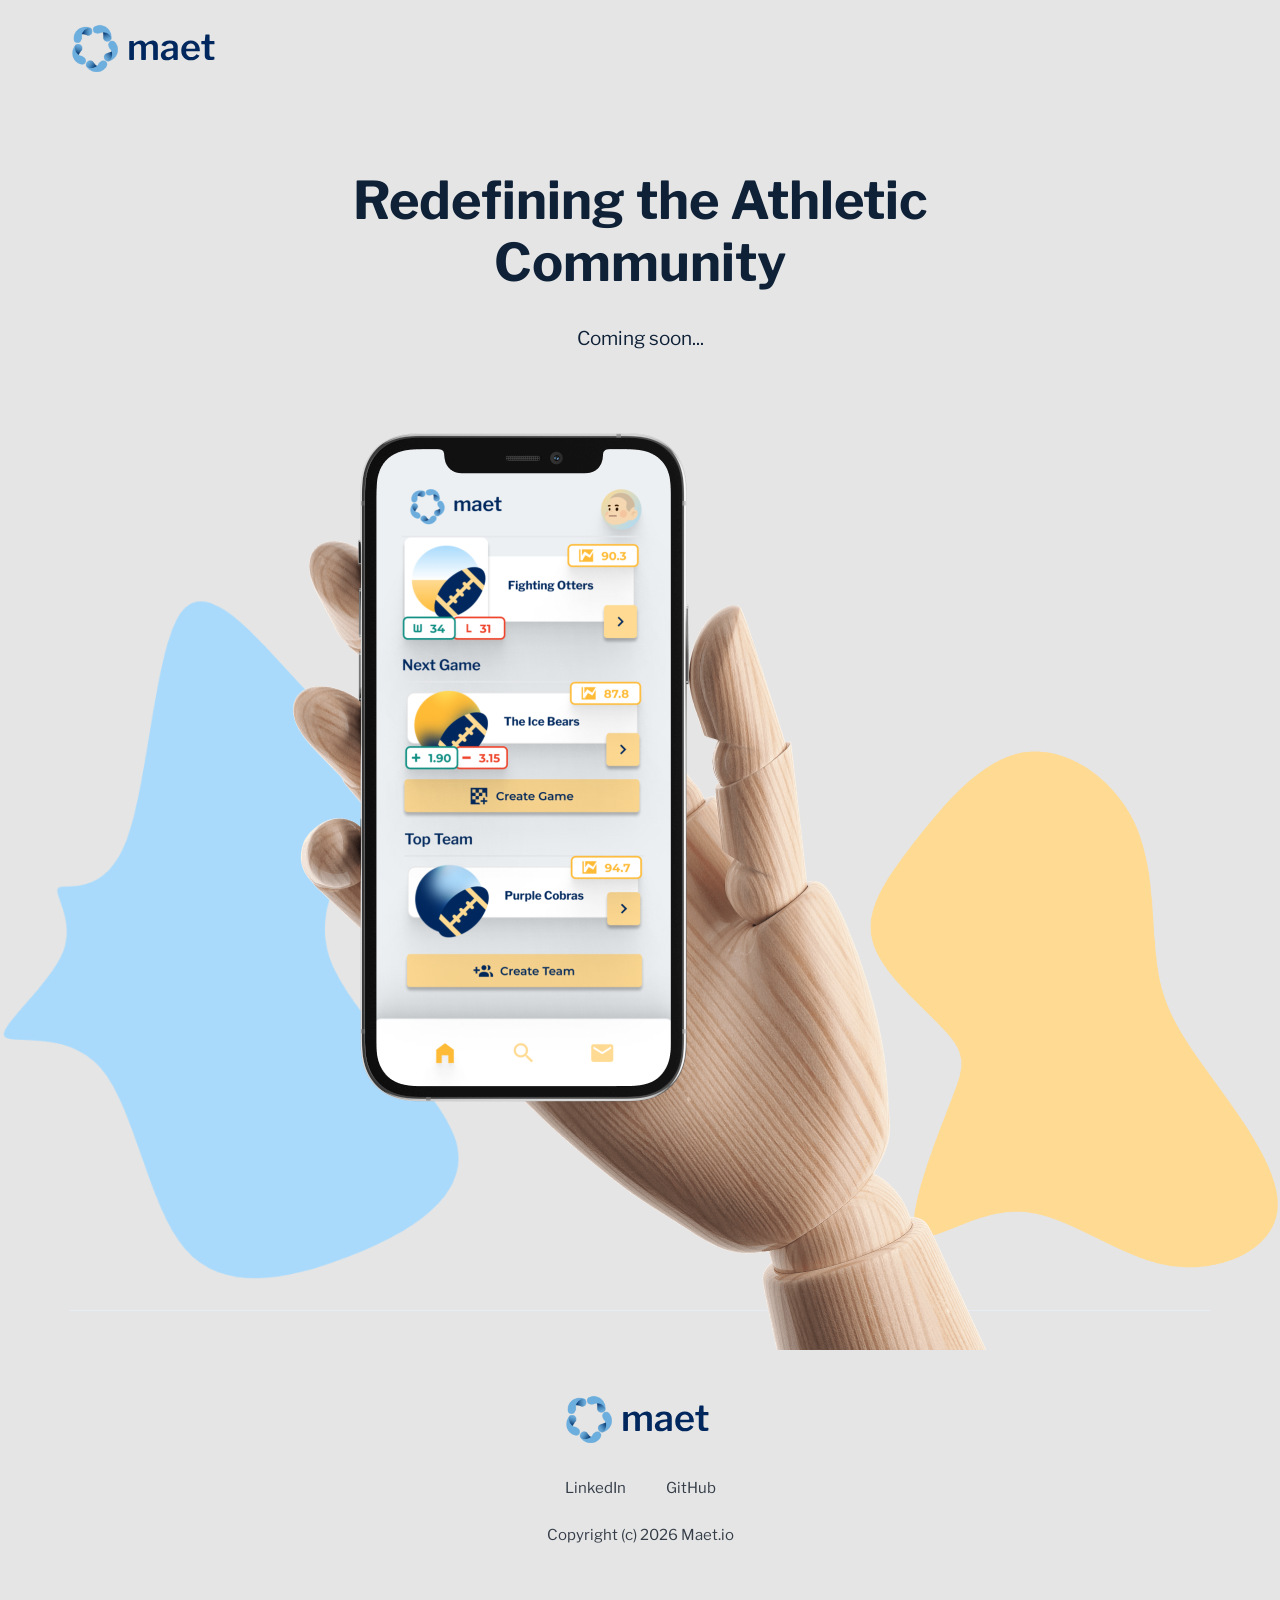
<file: index.html>
<!DOCTYPE html><html lang="en-US"><head><link href="https://fonts.googleapis.com/css2?family=Libre+Franklin&amp;display=swap" rel="stylesheet"/><meta name="viewport" content="width=device-width"/><meta charSet="utf-8"/><title>Maet.io</title><meta name="description" content="Maet.io - Redefining the Athletic Community"/><meta content="website"/><meta name="twitter:card" content="summary"/><meta name="twitter:creator" content="Maet.io"/><meta name="twitter:title" content="Maet.io"/><meta name="twitter:description" content="Maet.io - Redefining the Athletic Community"/><meta name="next-head-count" content="9"/><link rel="preload" href="/_next/static/css/78a004c02a1aaf10f9f2.css" as="style"/><link rel="stylesheet" href="/_next/static/css/78a004c02a1aaf10f9f2.css" data-n-g=""/><noscript data-n-css="true"></noscript><link rel="preload" href="/_next/static/chunks/main-2622e97b8755588efe34.js" as="script"/><link rel="preload" href="/_next/static/chunks/webpack-e067438c4cf4ef2ef178.js" as="script"/><link rel="preload" href="/_next/static/chunks/framework.d6f4b26821e9a500fc3a.js" as="script"/><link rel="preload" href="/_next/static/chunks/commons.2bcb8ae19546421efbb4.js" as="script"/><link rel="preload" href="/_next/static/chunks/pages/_app-ce49a4d5c0239e66230c.js" as="script"/><link rel="preload" href="/_next/static/chunks/1bfc9850.ecb9f7791fabaa653b1c.js" as="script"/><link rel="preload" href="/_next/static/chunks/95b64a6e.ccf83eed25f234144cb4.js" as="script"/><link rel="preload" href="/_next/static/chunks/pages/index-16e2d1b2878738f089de.js" as="script"/></head><body><div id="__next"><style data-emotion-css="drz7vp">body{--theme-ui-colors-text:var(--theme-ui-colors-text,#343D48);--theme-ui-colors-text_secondary:var(--theme-ui-colors-text_secondary,#02073E);--theme-ui-colors-heading:var(--theme-ui-colors-heading,#0F2137);--theme-ui-colors-heading_secondary:var(--theme-ui-colors-heading_secondary,#0F2137);--theme-ui-colors-background:var(--theme-ui-colors-background,#E5E5E5);--theme-ui-colors-background_secondary:var(--theme-ui-colors-background_secondary,#E5E5E5);--theme-ui-colors-border_color:var(--theme-ui-colors-border_color,#E5ECF4);--theme-ui-colors-yellow:var(--theme-ui-colors-yellow,#FFA740);--theme-ui-colors-primary:var(--theme-ui-colors-primary,#EA3A60);--theme-ui-colors-secondary:var(--theme-ui-colors-secondary,#2563FF);--theme-ui-colors-muted:var(--theme-ui-colors-muted,#E4E4E4);--theme-ui-colors-accent:var(--theme-ui-colors-accent,#609);color:var(--theme-ui-colors-text,#343D48);background-color:var(--theme-ui-colors-background,#E5E5E5);}body.theme-ui-dark{--theme-ui-colors-text:var(--theme-ui-colors-modes-dark-text,#fff);--theme-ui-colors-background:var(--theme-ui-colors-modes-dark-background,#000);--theme-ui-colors-primary:var(--theme-ui-colors-modes-dark-primary,#0cf);--theme-ui-colors-secondary:var(--theme-ui-colors-modes-dark-secondary,#09c);--theme-ui-colors-muted:var(--theme-ui-colors-modes-dark-muted,#111);}</style><style data-emotion-css="nr2252">*{box-sizing:border-box;}body{margin:0;font-family:'Libre Franklin',sans-serif;line-height:1.8;font-weight:normal;font-smoothing:antialiased;}body .modal-video-close-btn{cursor:pointer;}body .modal-video-movie-wrap{margin:30px;width:auto;}</style><div class="sticky-outer-wrapper"><div class="sticky-inner-wrapper" style="position:relative;top:0px;z-index:1001"><style data-emotion-css="4xn7xr animation-1qgufe0">.css-4xn7xr{color:var(--theme-ui-colors-text,#343D48);font-weight:normal;padding-top:20px;padding-bottom:20px;width:100%;position:absolute;top:0;left:0;background-color:transparent;-webkit-transition:all 0.4s ease;transition:all 0.4s ease;-webkit-animation:animation-1qgufe0 0.4s ease;animation:animation-1qgufe0 0.4s ease;}.css-4xn7xr .donate__btn{-webkit-flex-shrink:0;-ms-flex-negative:0;flex-shrink:0;margin-right:15px;margin-left:auto;}@media screen and (min-width:480px){.css-4xn7xr .donate__btn{margin-right:20px;}}@media screen and (min-width:1024px){.css-4xn7xr .donate__btn{margin-right:0;margin-left:0;}}.css-4xn7xr.sticky{position:fixed;background-color:var(--theme-ui-colors-background,#E5E5E5);color:#000000;box-shadow:0 1px 2px rgba(0,0,0,0.06);padding-top:15px;padding-bottom:15px;}.css-4xn7xr.sticky nev > a{color:var(--theme-ui-colors-text,#343D48);}@-webkit-keyframes animation-1qgufe0{from{position:fixed;opacity:1;}to{position:absolute;opacity:1;-webkit-transition:all 0.4s ease;transition:all 0.4s ease;}}@keyframes animation-1qgufe0{from{position:fixed;opacity:1;}to{position:absolute;opacity:1;-webkit-transition:all 0.4s ease;transition:all 0.4s ease;}}</style><header class="unSticky css-4xn7xr" id="header"><style data-emotion-css="1lekzkb">.css-1lekzkb{display:-webkit-box;display:-webkit-flex;display:-ms-flexbox;display:flex;-webkit-align-items:center;-webkit-box-align:center;-ms-flex-align:center;align-items:center;-webkit-box-pack:justify;-webkit-justify-content:space-between;-ms-flex-pack:justify;justify-content:space-between;}</style><style data-emotion-css="12snug5">.css-12snug5{box-sizing:border-box;margin:0;min-width:0;width:100%;max-width:container;margin-left:auto;margin-right:auto;max-width:100%;padding-left:20px;padding-right:20px;display:-webkit-box;display:-webkit-flex;display:-ms-flexbox;display:flex;-webkit-align-items:center;-webkit-box-align:center;-ms-flex-align:center;align-items:center;-webkit-box-pack:justify;-webkit-justify-content:space-between;-ms-flex-pack:justify;justify-content:space-between;}@media screen and (min-width:480px){.css-12snug5{padding-left:30px;padding-right:30px;}}@media screen and (min-width:768px){.css-12snug5{max-width:780px;}}@media screen and (min-width:1024px){.css-12snug5{max-width:1020px;}}@media screen and (min-width:1220px){.css-12snug5{max-width:1200px;}}@media screen and (min-width:1620px){.css-12snug5{max-width:1310px;}}</style><div class="css-12snug5"><style data-emotion-css="16gvokb">.css-16gvokb{display:-webkit-box;display:-webkit-flex;display:-ms-flexbox;display:flex;cursor:pointer;margin-right:15px;}</style><style data-emotion-css="9dkrxi">.css-9dkrxi{box-sizing:border-box;margin:0;min-width:0;display:-webkit-box;display:-webkit-flex;display:-ms-flexbox;display:flex;cursor:pointer;margin-right:15px;}</style><a class="css-9dkrxi" href="/"><style data-emotion-css="9taffg">.css-9taffg{box-sizing:border-box;margin:0;min-width:0;max-width:100%;height:auto;}</style><img src="/_next/static/images/logo-a6bf80ffd64ef56ca2c9fc6aa6b3b4eb.svg" alt="startup landing logo" class="css-9taffg"/></a></div></header></div></div><main id="content" class="css-0"><style data-emotion-css="renf0o">.css-renf0o{padding-top:140px;padding-bottom:10px;position:relative;z-index:2;}@media screen and (min-width:480px){.css-renf0o{padding-top:145px;}}@media screen and (min-width:640px){.css-renf0o{padding-top:155px;padding-bottom:0;}}@media screen and (min-width:768px){.css-renf0o{padding-top:170px;}}@media screen and (min-width:1024px){.css-renf0o{padding-bottom:10px;}}@media screen and (min-width:1220px){.css-renf0o{padding-bottom:0;}}@media screen and (min-width:1366px){.css-renf0o{padding-top:180px;}}@media screen and (min-width:1620px){.css-renf0o{padding-top:215px;padding-bottom:25px;}}.css-renf0o::before{position:absolute;content:"";bottom:30px;left:0;height:100%;width:100%;z-index:-1;background-image:url(/_next/static/images/shape-left-f4f1379060736bcbaf582f4854b2df43.png);background-repeat:no-repeat;background-position:bottom left;background-size:36%;}.css-renf0o::after{position:absolute;content:"";bottom:40px;right:0;height:100%;width:100%;z-index:-1;background-image:url(/_next/static/images/shape-right-c15972c5fd93c0e76958b7a473a8c3fe.png);background-repeat:no-repeat;background-position:bottom right;background-size:32%;}.css-renf0o container{min-height:inherit;display:-webkit-box;display:-webkit-flex;display:-ms-flexbox;display:flex;-webkit-flex-direction:column;-ms-flex-direction:column;flex-direction:column;-webkit-box-pack:center;-webkit-justify-content:center;-ms-flex-pack:center;justify-content:center;}.css-renf0o contentBox{width:100%;margin-left:auto;margin-right:auto;text-align:center;margin-bottom:40px;}@media screen and (min-width:480px){.css-renf0o contentBox{width:90%;}}@media screen and (min-width:640px){.css-renf0o contentBox{width:535px;}}@media screen and (min-width:1024px){.css-renf0o contentBox{width:57%;}}@media screen and (min-width:1220px){.css-renf0o contentBox{width:60%;margin-bottom:50px;}}@media screen and (min-width:1366px){.css-renf0o contentBox{width:68%;}}@media screen and (min-width:1620px){.css-renf0o contentBox{width:60%;}}.css-renf0o imageBox{-webkit-box-pack:center;-webkit-justify-content:center;-ms-flex-pack:center;justify-content:center;text-align:center;display:-webkit-inline-box;display:-webkit-inline-flex;display:-ms-inline-flexbox;display:inline-flex;margin-bottom:0;}@media screen and (min-width:640px){.css-renf0o imageBox{margin-bottom:-30px;}}@media screen and (min-width:1220px){.css-renf0o imageBox{margin-bottom:-40px;}}@media screen and (min-width:1620px){.css-renf0o imageBox{margin-bottom:-15px;}}.css-renf0o imageBox img{position:relative;height:245px;}@media screen and (min-width:480px){.css-renf0o imageBox img{height:auto;}}</style><section id="home" class="css-renf0o"><style data-emotion-css="wc3rln">.css-wc3rln{min-height:inherit;display:-webkit-box;display:-webkit-flex;display:-ms-flexbox;display:flex;-webkit-flex-direction:column;-ms-flex-direction:column;flex-direction:column;-webkit-box-pack:center;-webkit-justify-content:center;-ms-flex-pack:center;justify-content:center;}</style><style data-emotion-css="1qs26uu">.css-1qs26uu{box-sizing:border-box;margin:0;min-width:0;width:100%;max-width:container;margin-left:auto;margin-right:auto;max-width:100%;padding-left:20px;padding-right:20px;min-height:inherit;display:-webkit-box;display:-webkit-flex;display:-ms-flexbox;display:flex;-webkit-flex-direction:column;-ms-flex-direction:column;flex-direction:column;-webkit-box-pack:center;-webkit-justify-content:center;-ms-flex-pack:center;justify-content:center;}@media screen and (min-width:480px){.css-1qs26uu{padding-left:30px;padding-right:30px;}}@media screen and (min-width:768px){.css-1qs26uu{max-width:780px;}}@media screen and (min-width:1024px){.css-1qs26uu{max-width:1020px;}}@media screen and (min-width:1220px){.css-1qs26uu{max-width:1200px;}}@media screen and (min-width:1620px){.css-1qs26uu{max-width:1310px;}}</style><div class="css-1qs26uu"><style data-emotion-css="kcenmj">.css-kcenmj{width:100%;margin-left:auto;margin-right:auto;text-align:center;margin-bottom:40px;}@media screen and (min-width:480px){.css-kcenmj{width:90%;}}@media screen and (min-width:640px){.css-kcenmj{width:535px;}}@media screen and (min-width:1024px){.css-kcenmj{width:57%;}}@media screen and (min-width:1220px){.css-kcenmj{width:60%;margin-bottom:50px;}}@media screen and (min-width:1366px){.css-kcenmj{width:68%;}}@media screen and (min-width:1620px){.css-kcenmj{width:60%;}}</style><style data-emotion-css="dmv9lg">.css-dmv9lg{box-sizing:border-box;margin:0;min-width:0;width:100%;margin-left:auto;margin-right:auto;text-align:center;margin-bottom:40px;}@media screen and (min-width:480px){.css-dmv9lg{width:90%;}}@media screen and (min-width:640px){.css-dmv9lg{width:535px;}}@media screen and (min-width:1024px){.css-dmv9lg{width:57%;}}@media screen and (min-width:1220px){.css-dmv9lg{width:60%;margin-bottom:50px;}}@media screen and (min-width:1366px){.css-dmv9lg{width:68%;}}@media screen and (min-width:1620px){.css-dmv9lg{width:60%;}}</style><div class="css-dmv9lg"><style data-emotion-css="fr7aiy">.css-fr7aiy{box-sizing:border-box;margin:0;min-width:0;font-family:'Libre Franklin',sans-serif;font-weight:500;line-height:1.5;color:var(--theme-ui-colors-heading,#0F2137);font-size:32px;line-height:1.3;font-weight:700;margin-bottom:20px;}@media screen and (min-width:480px){.css-fr7aiy{font-size:36px;}}@media screen and (min-width:640px){.css-fr7aiy{font-size:42px;}}@media screen and (min-width:768px){.css-fr7aiy{font-size:40px;}}@media screen and (min-width:1024px){.css-fr7aiy{font-size:42px;}}@media screen and (min-width:1220px){.css-fr7aiy{font-size:52px;line-height:1.2;margin-bottom:25px;}}@media screen and (min-width:1366px){.css-fr7aiy{font-size:58px;}}@media screen and (min-width:1620px){.css-fr7aiy{font-size:66px;}}</style><h1 class="css-fr7aiy">Redefining the Athletic Community</h1><style data-emotion-css="10z3mwn">.css-10z3mwn{box-sizing:border-box;margin:0;min-width:0;font-size:16px;line-height:1.9;font-weight:normal;margin-bottom:25px;padding-left:0;padding-right:0;color:var(--theme-ui-colors-heading,#0F2137);}@media screen and (min-width:640px){.css-10z3mwn{font-size:17px;padding-left:25px;padding-right:25px;}}@media screen and (min-width:768px){.css-10z3mwn{line-height:2;padding-left:30px;padding-right:30px;}}@media screen and (min-width:1220px){.css-10z3mwn{font-size:19px;padding-left:80px;padding-right:80px;}}@media screen and (min-width:1366px){.css-10z3mwn{font-size:20px;padding-left:100px;padding-right:100px;}}</style><p class="css-10z3mwn">Coming soon...</p></div><style data-emotion-css="1xo5314">.css-1xo5314{-webkit-box-pack:center;-webkit-justify-content:center;-ms-flex-pack:center;justify-content:center;text-align:center;display:-webkit-inline-box;display:-webkit-inline-flex;display:-ms-inline-flexbox;display:inline-flex;margin-bottom:0;}@media screen and (min-width:640px){.css-1xo5314{margin-bottom:-30px;}}@media screen and (min-width:1220px){.css-1xo5314{margin-bottom:-40px;}}@media screen and (min-width:1620px){.css-1xo5314{margin-bottom:-15px;}}.css-1xo5314 img{position:relative;height:245px;}@media screen and (min-width:480px){.css-1xo5314 img{height:auto;}}</style><style data-emotion-css="vleafm">.css-vleafm{box-sizing:border-box;margin:0;min-width:0;-webkit-box-pack:center;-webkit-justify-content:center;-ms-flex-pack:center;justify-content:center;text-align:center;display:-webkit-inline-box;display:-webkit-inline-flex;display:-ms-inline-flexbox;display:inline-flex;margin-bottom:0;}@media screen and (min-width:640px){.css-vleafm{margin-bottom:-30px;}}@media screen and (min-width:1220px){.css-vleafm{margin-bottom:-40px;}}@media screen and (min-width:1620px){.css-vleafm{margin-bottom:-15px;}}.css-vleafm img{position:relative;height:245px;}@media screen and (min-width:480px){.css-vleafm img{height:auto;}}</style><div class="css-vleafm"><style data-emotion-css="9taffg">.css-9taffg{box-sizing:border-box;margin:0;min-width:0;max-width:100%;height:auto;}</style><img src="/_next/static/images/banner-thumb-bd862fb0422537ed9cea939fb9d80fd5.png" alt="banner" class="css-9taffg"/></div></div></section></main><style data-emotion-css="1g3eltk">.css-1g3eltk footerBottomArea{border-top:1px solid;border-top-color:var(--theme-ui-colors-border_color,#E5ECF4);display:-webkit-box;display:-webkit-flex;display:-ms-flexbox;display:flex;padding-top:50px;padding-bottom:40px;text-align:center;-webkit-flex-direction:column;-ms-flex-direction:column;flex-direction:column;}@media screen and (min-width:640px){.css-1g3eltk footerBottomArea{padding-top:80px;padding-bottom:100px;}}.css-1g3eltk menus{margin-top:15px;margin-bottom:10px;}@media screen and (min-width:480px){.css-1g3eltk menus{margin-top:20px;}}.css-1g3eltk menus nav{display:-webkit-box;display:-webkit-flex;display:-ms-flexbox;display:flex;-webkit-align-items:center;-webkit-box-align:center;-ms-flex-align:center;align-items:center;-webkit-box-pack:center;-webkit-justify-content:center;-ms-flex-pack:center;justify-content:center;-webkit-flex-wrap:wrap;-ms-flex-wrap:wrap;flex-wrap:wrap;}.css-1g3eltk link{font-size:15px;color:var(--theme-ui-colors-text,#343D48);font-weight:400;margin-bottom:10px;cursor:pointer;-webkit-transition:all 0.35s;transition:all 0.35s;display:block;-webkit-text-decoration:none;text-decoration:none;line-height:1.5;padding-left:10px;padding-right:10px;}@media screen and (min-width:480px){.css-1g3eltk link{font-size:15px;}}@media screen and (min-width:640px){.css-1g3eltk link{line-height:1.8;padding-left:20px;padding-right:20px;}}.css-1g3eltk link:hover{color:var(--theme-ui-colors-primary,#EA3A60);}.css-1g3eltk copyright{font-size:15px;width:100%;}@media screen and (min-width:480px){.css-1g3eltk copyright{font-size:15px;}}</style><footer class="css-1g3eltk"><style data-emotion-css="1yxrvuu">.css-1yxrvuu{box-sizing:border-box;margin:0;min-width:0;width:100%;max-width:container;margin-left:auto;margin-right:auto;max-width:100%;padding-left:20px;padding-right:20px;}@media screen and (min-width:480px){.css-1yxrvuu{padding-left:30px;padding-right:30px;}}@media screen and (min-width:768px){.css-1yxrvuu{max-width:780px;}}@media screen and (min-width:1024px){.css-1yxrvuu{max-width:1020px;}}@media screen and (min-width:1220px){.css-1yxrvuu{max-width:1200px;}}@media screen and (min-width:1620px){.css-1yxrvuu{max-width:1310px;}}</style><div class="css-1yxrvuu"><style data-emotion-css="jxfned">.css-jxfned{border-top:1px solid;border-top-color:var(--theme-ui-colors-border_color,#E5ECF4);display:-webkit-box;display:-webkit-flex;display:-ms-flexbox;display:flex;padding-top:50px;padding-bottom:40px;text-align:center;-webkit-flex-direction:column;-ms-flex-direction:column;flex-direction:column;}@media screen and (min-width:640px){.css-jxfned{padding-top:80px;padding-bottom:100px;}}</style><style data-emotion-css="lt2p78">.css-lt2p78{box-sizing:border-box;margin:0;min-width:0;border-top:1px solid;border-top-color:var(--theme-ui-colors-border_color,#E5ECF4);display:-webkit-box;display:-webkit-flex;display:-ms-flexbox;display:flex;padding-top:50px;padding-bottom:40px;text-align:center;-webkit-flex-direction:column;-ms-flex-direction:column;flex-direction:column;}@media screen and (min-width:640px){.css-lt2p78{padding-top:80px;padding-bottom:100px;}}</style><div class="css-lt2p78"><style data-emotion-css="vurnku">.css-vurnku{box-sizing:border-box;margin:0;min-width:0;}</style><a href="/" class="css-vurnku"><style data-emotion-css="9taffg">.css-9taffg{box-sizing:border-box;margin:0;min-width:0;max-width:100%;height:auto;}</style><img src="/_next/static/images/logo-a6bf80ffd64ef56ca2c9fc6aa6b3b4eb.svg" alt="Logo" class="css-9taffg"/></a><style data-emotion-css="xfgbou">.css-xfgbou{margin-top:15px;margin-bottom:10px;}@media screen and (min-width:480px){.css-xfgbou{margin-top:20px;}}.css-xfgbou nav{display:-webkit-box;display:-webkit-flex;display:-ms-flexbox;display:flex;-webkit-align-items:center;-webkit-box-align:center;-ms-flex-align:center;align-items:center;-webkit-box-pack:center;-webkit-justify-content:center;-ms-flex-pack:center;justify-content:center;-webkit-flex-wrap:wrap;-ms-flex-wrap:wrap;flex-wrap:wrap;}</style><style data-emotion-css="tkngp2">.css-tkngp2{box-sizing:border-box;margin:0;min-width:0;margin-top:15px;margin-bottom:10px;}@media screen and (min-width:480px){.css-tkngp2{margin-top:20px;}}.css-tkngp2 nav{display:-webkit-box;display:-webkit-flex;display:-ms-flexbox;display:flex;-webkit-align-items:center;-webkit-box-align:center;-ms-flex-align:center;align-items:center;-webkit-box-pack:center;-webkit-justify-content:center;-ms-flex-pack:center;justify-content:center;-webkit-flex-wrap:wrap;-ms-flex-wrap:wrap;flex-wrap:wrap;}</style><div class="css-tkngp2"><nav><style data-emotion-css="1gtpivo">.css-1gtpivo{font-size:15px;color:var(--theme-ui-colors-text,#343D48);font-weight:400;margin-bottom:10px;cursor:pointer;-webkit-transition:all 0.35s;transition:all 0.35s;display:block;-webkit-text-decoration:none;text-decoration:none;line-height:1.5;padding-left:10px;padding-right:10px;}@media screen and (min-width:480px){.css-1gtpivo{font-size:15px;}}@media screen and (min-width:640px){.css-1gtpivo{line-height:1.8;padding-left:20px;padding-right:20px;}}.css-1gtpivo:hover{color:var(--theme-ui-colors-primary,#EA3A60);}</style><style data-emotion-css="17bhfho">.css-17bhfho{box-sizing:border-box;margin:0;min-width:0;font-size:15px;color:var(--theme-ui-colors-text,#343D48);font-weight:400;margin-bottom:10px;cursor:pointer;-webkit-transition:all 0.35s;transition:all 0.35s;display:block;-webkit-text-decoration:none;text-decoration:none;line-height:1.5;padding-left:10px;padding-right:10px;}@media screen and (min-width:480px){.css-17bhfho{font-size:15px;}}@media screen and (min-width:640px){.css-17bhfho{line-height:1.8;padding-left:20px;padding-right:20px;}}.css-17bhfho:hover{color:var(--theme-ui-colors-primary,#EA3A60);}</style><a class="css-17bhfho" href="https://www.linkedin.com/company/maetio">LinkedIn</a><a class="css-17bhfho" href="https://github.com/maetio">GitHub</a></nav></div><style data-emotion-css="1x8ct91">.css-1x8ct91{font-size:15px;width:100%;}@media screen and (min-width:480px){.css-1x8ct91{font-size:15px;}}</style><style data-emotion-css="lqggpu">.css-lqggpu{box-sizing:border-box;margin:0;min-width:0;font-size:15px;width:100%;}@media screen and (min-width:480px){.css-lqggpu{font-size:15px;}}</style><div class="css-lqggpu">Copyright (c) <!-- -->2022<!-- --> Maet.io</div></div></div></footer></div><script id="__NEXT_DATA__" type="application/json">{"props":{"pageProps":{}},"page":"/","query":{},"buildId":"x9UqDSusUU7nTnXIhNMsa","runtimeConfig":{},"nextExport":true,"autoExport":true,"isFallback":false}</script><script nomodule="" src="/_next/static/chunks/polyfills-11c8eba6a84e3fddec04.js"></script><script src="/_next/static/chunks/main-2622e97b8755588efe34.js" async=""></script><script src="/_next/static/chunks/webpack-e067438c4cf4ef2ef178.js" async=""></script><script src="/_next/static/chunks/framework.d6f4b26821e9a500fc3a.js" async=""></script><script src="/_next/static/chunks/commons.2bcb8ae19546421efbb4.js" async=""></script><script src="/_next/static/chunks/pages/_app-ce49a4d5c0239e66230c.js" async=""></script><script src="/_next/static/chunks/1bfc9850.ecb9f7791fabaa653b1c.js" async=""></script><script src="/_next/static/chunks/95b64a6e.ccf83eed25f234144cb4.js" async=""></script><script src="/_next/static/chunks/pages/index-16e2d1b2878738f089de.js" async=""></script><script src="/_next/static/x9UqDSusUU7nTnXIhNMsa/_buildManifest.js" async=""></script><script src="/_next/static/x9UqDSusUU7nTnXIhNMsa/_ssgManifest.js" async=""></script></body></html>
</file>
<file: _next/static/css/78a004c02a1aaf10f9f2.css>
@font-face{font-family:revicons;fallback:fallback;src:url(/_next/static/media/revicons.e8746a624ed098489406e6113d185258.woff) format("woff"),url(/_next/static/media/revicons.57fd05d4ae650374c8deeff7c4aae380.ttf) format("ttf"),url(/_next/static/media/revicons.a77de540a38981833f9e31bd4c365cc6.eot) format("ttf")}.react-multi-carousel-list{-webkit-align-items:center;-moz-box-align:center;align-items:center;overflow:hidden}.react-multi-carousel-list,.react-multi-carousel-track{display:-webkit-flex;display:-moz-box;display:flex;position:relative}.react-multi-carousel-track{list-style:none;padding:0;margin:0;-webkit-flex-direction:row;-moz-box-orient:horizontal;-moz-box-direction:normal;flex-direction:row;-webkit-transform-style:preserve-3d;-moz-transform-style:preserve-3d;transform-style:preserve-3d;-webkit-backface-visibility:hidden;-moz-backface-visibility:hidden;backface-visibility:hidden;will-change:transform,transition}.react-multiple-carousel__arrow{position:absolute;outline:0;-webkit-transition:all .5s;-moz-transition:all .5s;transition:all .5s;border-radius:35px;z-index:1000;border:0;background:rgba(0,0,0,.5);min-width:43px;min-height:43px;opacity:1;cursor:pointer}.react-multiple-carousel__arrow:hover{background:rgba(0,0,0,.8)}.react-multiple-carousel__arrow:before{font-size:20px;color:#fff;display:block;font-family:revicons;text-align:center;z-index:2;position:relative}.react-multiple-carousel__arrow:disabled{cursor:default;background:rgba(0,0,0,.5)}.react-multiple-carousel__arrow--left{left:-webkit-calc(4% + 1px);left:-moz-calc(4% + 1px);left:calc(4% + 1px)}.react-multiple-carousel__arrow--left:before{content:"\e824"}.react-multiple-carousel__arrow--right{right:-webkit-calc(4% + 1px);right:-moz-calc(4% + 1px);right:calc(4% + 1px)}.react-multiple-carousel__arrow--right:before{content:"\e825"}.react-multi-carousel-dot-list{position:absolute;bottom:0;display:-webkit-flex;display:-moz-box;display:flex;left:0;right:0;-webkit-justify-content:center;-moz-box-pack:center;justify-content:center;padding:0;margin:0;list-style:none;text-align:center}.react-multi-carousel-dot button{display:inline-block;width:12px;height:12px;border-radius:50%;opacity:1;box-shadow:none;-webkit-transition:background .5s;-moz-transition:background .5s;transition:background .5s;border:2px solid grey;padding:0;margin:0 6px 0 0;outline:0;cursor:pointer}.react-multi-carousel-dot button:hover:active{background:#080808}.react-multi-carousel-dot--active button{background:#080808}.react-multi-carousel-item{-webkit-transform-style:preserve-3d;-moz-transform-style:preserve-3d;transform-style:preserve-3d;-webkit-backface-visibility:hidden;-moz-backface-visibility:hidden;backface-visibility:hidden}@media (-ms-high-contrast:active),(-ms-high-contrast:none){.react-multi-carousel-item{-webkit-flex-shrink:0!important;flex-shrink:0!important}.react-multi-carousel-track{overflow:visible!important}}@-webkit-keyframes modal-video{0%{opacity:0}to{opacity:1}}@-moz-keyframes modal-video{0%{opacity:0}to{opacity:1}}@keyframes modal-video{0%{opacity:0}to{opacity:1}}@-webkit-keyframes modal-video-inner{0%{-webkit-transform:translateY(100px);transform:translateY(100px)}to{-webkit-transform:translate(0);transform:translate(0)}}@-moz-keyframes modal-video-inner{0%{-moz-transform:translateY(100px);transform:translateY(100px)}to{-moz-transform:translate(0);transform:translate(0)}}@keyframes modal-video-inner{0%{-webkit-transform:translateY(100px);-moz-transform:translateY(100px);transform:translateY(100px)}to{-webkit-transform:translate(0);-moz-transform:translate(0);transform:translate(0)}}.modal-video{position:fixed;top:0;left:0;width:100%;height:100%;background-color:rgba(0,0,0,.5);z-index:1000000;cursor:pointer;opacity:1;-webkit-animation-timing-function:ease-out;-moz-animation-timing-function:ease-out;animation-timing-function:ease-out;-webkit-animation-duration:.3s;-moz-animation-duration:.3s;animation-duration:.3s;-webkit-animation-name:modal-video;-moz-animation-name:modal-video;animation-name:modal-video;-webkit-transition:opacity .3s ease-out;-moz-transition:opacity .3s ease-out;transition:opacity .3s ease-out}.modal-video-effect-exit{opacity:0}.modal-video-effect-exit .modal-video-movie-wrap{-webkit-transform:translateY(100px);-moz-transform:translateY(100px);transform:translateY(100px)}.modal-video-body{max-width:940px;width:100%;height:100%;margin:0 auto;display:table}.modal-video-inner{display:table-cell;vertical-align:middle;width:100%;height:100%}.modal-video-movie-wrap{width:100%;height:0;position:relative;padding-bottom:56.25%;background-color:#333;-webkit-animation-timing-function:ease-out;-moz-animation-timing-function:ease-out;animation-timing-function:ease-out;-webkit-animation-duration:.3s;-moz-animation-duration:.3s;animation-duration:.3s;-webkit-animation-name:modal-video-inner;-moz-animation-name:modal-video-inner;animation-name:modal-video-inner;-webkit-transform:translate(0);-moz-transform:translate(0);transform:translate(0);-webkit-transition:-webkit-transform .3s ease-out;-moz-transition:-moz-transform .3s ease-out;transition:-webkit-transform .3s ease-out;-moz-transition:transform .3s ease-out,-moz-transform .3s ease-out;transition:transform .3s ease-out;transition:transform .3s ease-out,-webkit-transform .3s ease-out,-moz-transform .3s ease-out}.modal-video-movie-wrap iframe{position:absolute;top:0;left:0;width:100%;height:100%}.modal-video-close-btn{position:absolute;z-index:2;top:-35px;right:-35px;display:inline-block;width:35px;height:35px;overflow:hidden;border:none;background:transparent}.modal-video-close-btn:before{-webkit-transform:rotate(45deg);-moz-transform:rotate(45deg);transform:rotate(45deg)}.modal-video-close-btn:after{-webkit-transform:rotate(-45deg);-moz-transform:rotate(-45deg);transform:rotate(-45deg)}.modal-video-close-btn:after,.modal-video-close-btn:before{content:"";position:absolute;height:2px;width:100%;top:50%;left:0;background:#fff;border-radius:5px;margin-top:-6px}.drawer{position:fixed;z-index:9999;-webkit-transition:width 0s ease .3s,height 0s ease .3s,-webkit-transform .3s cubic-bezier(.78,.14,.15,.86);transition:width 0s ease .3s,height 0s ease .3s,-webkit-transform .3s cubic-bezier(.78,.14,.15,.86);-moz-transition:width 0s ease .3s,height 0s ease .3s,transform .3s cubic-bezier(.78,.14,.15,.86),-moz-transform .3s cubic-bezier(.78,.14,.15,.86);transition:width 0s ease .3s,height 0s ease .3s,transform .3s cubic-bezier(.78,.14,.15,.86);transition:width 0s ease .3s,height 0s ease .3s,transform .3s cubic-bezier(.78,.14,.15,.86),-webkit-transform .3s cubic-bezier(.78,.14,.15,.86),-moz-transform .3s cubic-bezier(.78,.14,.15,.86)}.drawer>*{-webkit-transition:opacity .3s cubic-bezier(.78,.14,.15,.86),box-shadow .3s cubic-bezier(.78,.14,.15,.86),-webkit-transform .3s cubic-bezier(.78,.14,.15,.86);transition:opacity .3s cubic-bezier(.78,.14,.15,.86),box-shadow .3s cubic-bezier(.78,.14,.15,.86),-webkit-transform .3s cubic-bezier(.78,.14,.15,.86);-moz-transition:transform .3s cubic-bezier(.78,.14,.15,.86),opacity .3s cubic-bezier(.78,.14,.15,.86),box-shadow .3s cubic-bezier(.78,.14,.15,.86),-moz-transform .3s cubic-bezier(.78,.14,.15,.86);transition:transform .3s cubic-bezier(.78,.14,.15,.86),opacity .3s cubic-bezier(.78,.14,.15,.86),box-shadow .3s cubic-bezier(.78,.14,.15,.86);transition:transform .3s cubic-bezier(.78,.14,.15,.86),opacity .3s cubic-bezier(.78,.14,.15,.86),box-shadow .3s cubic-bezier(.78,.14,.15,.86),-webkit-transform .3s cubic-bezier(.78,.14,.15,.86),-moz-transform .3s cubic-bezier(.78,.14,.15,.86)}.drawer.drawer-open{-webkit-transition:-webkit-transform .3s cubic-bezier(.78,.14,.15,.86);transition:-webkit-transform .3s cubic-bezier(.78,.14,.15,.86);-moz-transition:transform .3s cubic-bezier(.78,.14,.15,.86),-moz-transform .3s cubic-bezier(.78,.14,.15,.86);transition:transform .3s cubic-bezier(.78,.14,.15,.86);transition:transform .3s cubic-bezier(.78,.14,.15,.86),-webkit-transform .3s cubic-bezier(.78,.14,.15,.86),-moz-transform .3s cubic-bezier(.78,.14,.15,.86)}.drawer .drawer-mask{background:#000;opacity:0;width:100%;height:0;position:absolute;top:0;left:0;-webkit-transition:opacity .3s cubic-bezier(.78,.14,.15,.86),height 0s ease .3s;-moz-transition:opacity .3s cubic-bezier(.78,.14,.15,.86),height 0s ease .3s;transition:opacity .3s cubic-bezier(.78,.14,.15,.86),height 0s ease .3s}.drawer-content-wrapper{position:absolute;background:#fff}.drawer-content{overflow:auto;z-index:1;position:relative}.drawer-handle{position:absolute;top:72px;width:41px;height:40px;cursor:pointer;z-index:0;text-align:center;line-height:40px;font-size:16px;display:-webkit-flex;display:-moz-box;display:flex;-webkit-justify-content:center;-moz-box-pack:center;justify-content:center;-webkit-align-items:center;-moz-box-align:center;align-items:center;background:#fff}.drawer-handle-icon{width:14px;height:2px;background:#333;position:relative;-webkit-transition:background .3s cubic-bezier(.78,.14,.15,.86);-moz-transition:background .3s cubic-bezier(.78,.14,.15,.86);transition:background .3s cubic-bezier(.78,.14,.15,.86)}.drawer-handle-icon:after,.drawer-handle-icon:before{content:"";display:block;position:absolute;background:#333;width:100%;height:2px;-webkit-transition:-webkit-transform .3s cubic-bezier(.78,.14,.15,.86);transition:-webkit-transform .3s cubic-bezier(.78,.14,.15,.86);-moz-transition:transform .3s cubic-bezier(.78,.14,.15,.86),-moz-transform .3s cubic-bezier(.78,.14,.15,.86);transition:transform .3s cubic-bezier(.78,.14,.15,.86);transition:transform .3s cubic-bezier(.78,.14,.15,.86),-webkit-transform .3s cubic-bezier(.78,.14,.15,.86),-moz-transform .3s cubic-bezier(.78,.14,.15,.86)}.drawer-handle-icon:before{top:-5px}.drawer-handle-icon:after{top:5px}.drawer-left,.drawer-right{width:0;height:100%}.drawer-left .drawer-content,.drawer-left .drawer-content-wrapper,.drawer-right .drawer-content,.drawer-right .drawer-content-wrapper{height:100%}.drawer-left.drawer-open,.drawer-right.drawer-open{width:100%}.drawer-left.drawer-open.no-mask,.drawer-right.drawer-open.no-mask{width:0}.drawer-left{top:0;left:0}.drawer-left .drawer-handle{right:-40px;border-radius:0 4px 4px 0}.drawer-left .drawer-handle,.drawer-left.drawer-open .drawer-content-wrapper{box-shadow:2px 0 8px rgba(0,0,0,.15)}.drawer-right{top:0;right:0}.drawer-right .drawer-content-wrapper{right:0}.drawer-right .drawer-handle{left:-40px;border-radius:4px 0 0 4px}.drawer-right .drawer-handle,.drawer-right.drawer-open .drawer-content-wrapper{box-shadow:-2px 0 8px rgba(0,0,0,.15)}.drawer-right.drawer-open.no-mask{right:1px;-webkit-transform:translateX(1px);-moz-transform:translateX(1px);transform:translateX(1px)}.drawer-bottom,.drawer-top{width:100%;height:0%}.drawer-bottom .drawer-content,.drawer-bottom .drawer-content-wrapper,.drawer-top .drawer-content,.drawer-top .drawer-content-wrapper{width:100%}.drawer-bottom .drawer-content,.drawer-bottom.drawer-open,.drawer-top .drawer-content,.drawer-top.drawer-open{height:100%}.drawer-bottom.drawer-open.no-mask,.drawer-top.drawer-open.no-mask{height:0%}.drawer-bottom .drawer-handle,.drawer-top .drawer-handle{left:50%;margin-left:-20px}.drawer-top{top:0;left:0}.drawer-top .drawer-handle{top:auto;bottom:-40px;border-radius:0 0 4px 4px}.drawer-top .drawer-handle,.drawer-top.drawer-open .drawer-content-wrapper{box-shadow:0 2px 8px rgba(0,0,0,.15)}.drawer-bottom{bottom:0;left:0}.drawer-bottom .drawer-content-wrapper{bottom:0}.drawer-bottom .drawer-handle{top:-40px;border-radius:4px 4px 0 0}.drawer-bottom .drawer-handle,.drawer-bottom.drawer-open .drawer-content-wrapper{box-shadow:0 -2px 8px rgba(0,0,0,.15)}.drawer-bottom.drawer-open.no-mask{bottom:1px;-webkit-transform:translateY(1px);-moz-transform:translateY(1px);transform:translateY(1px)}.drawer.drawer-open .drawer-mask{opacity:.3;height:100%;-webkit-transition:opacity .3s cubic-bezier(.78,.14,.15,.86);-moz-transition:opacity .3s cubic-bezier(.78,.14,.15,.86);transition:opacity .3s cubic-bezier(.78,.14,.15,.86)}.drawer.drawer-open .drawer-handle-icon{background:transparent}.drawer.drawer-open .drawer-handle-icon:before{-webkit-transform:translateY(5px) rotate(45deg);-moz-transform:translateY(5px) rotate(45deg);transform:translateY(5px) rotate(45deg)}.drawer.drawer-open .drawer-handle-icon:after{-webkit-transform:translateY(-5px) rotate(-45deg);-moz-transform:translateY(-5px) rotate(-45deg);transform:translateY(-5px) rotate(-45deg)}@font-face{font-family:DM Sans;font-style:normal;font-display:swap;font-weight:400;src:local("DM Sans Regular "),local("DM Sans-Regular"),url(/_next/static/media/dm-sans-latin-400.9566aaac2083dccdc16ea3f2f2135e59.woff2) format("woff2"),url(/_next/static/media/dm-sans-latin-400.3b454dabbbc54e81472bb63c19941bbe.woff) format("woff")}@font-face{font-family:DM Sans;font-style:italic;font-display:swap;font-weight:400;src:local("DM Sans Regular italic"),local("DM Sans-Regularitalic"),url(/_next/static/media/dm-sans-latin-400italic.ec0d193561f819682cadde63185f5606.woff2) format("woff2"),url(/_next/static/media/dm-sans-latin-400italic.a8c70447613f107d41ced2f645689c16.woff) format("woff")}@font-face{font-family:DM Sans;font-style:normal;font-display:swap;font-weight:500;src:local("DM Sans Medium "),local("DM Sans-Medium"),url(/_next/static/media/dm-sans-latin-500.b50824fe4ff335be8c64463129658220.woff2) format("woff2"),url(/_next/static/media/dm-sans-latin-500.04c32ae08800337a45225a7e807d8e6c.woff) format("woff")}@font-face{font-family:DM Sans;font-style:italic;font-display:swap;font-weight:500;src:local("DM Sans Medium italic"),local("DM Sans-Mediumitalic"),url(/_next/static/media/dm-sans-latin-500italic.27b4c41ba7509c338a2e837b7921616e.woff2) format("woff2"),url(/_next/static/media/dm-sans-latin-500italic.07f59529a219a0932ea610020f601460.woff) format("woff")}@font-face{font-family:DM Sans;font-style:normal;font-display:swap;font-weight:700;src:local("DM Sans Bold "),local("DM Sans-Bold"),url(/_next/static/media/dm-sans-latin-700.659104546f390e057efeda29343c29b1.woff2) format("woff2"),url(/_next/static/media/dm-sans-latin-700.d5d2cff5228e83ca0dffe52a9a04f424.woff) format("woff")}@font-face{font-family:DM Sans;font-style:italic;font-display:swap;font-weight:700;src:local("DM Sans Bold italic"),local("DM Sans-Bolditalic"),url(/_next/static/media/dm-sans-latin-700italic.0b9a371cba3993d9527357dcbf673ade.woff2) format("woff2"),url(/_next/static/media/dm-sans-latin-700italic.c24b3efb7a5a5e1052acc3e34e898ba4.woff) format("woff")}
</file>
